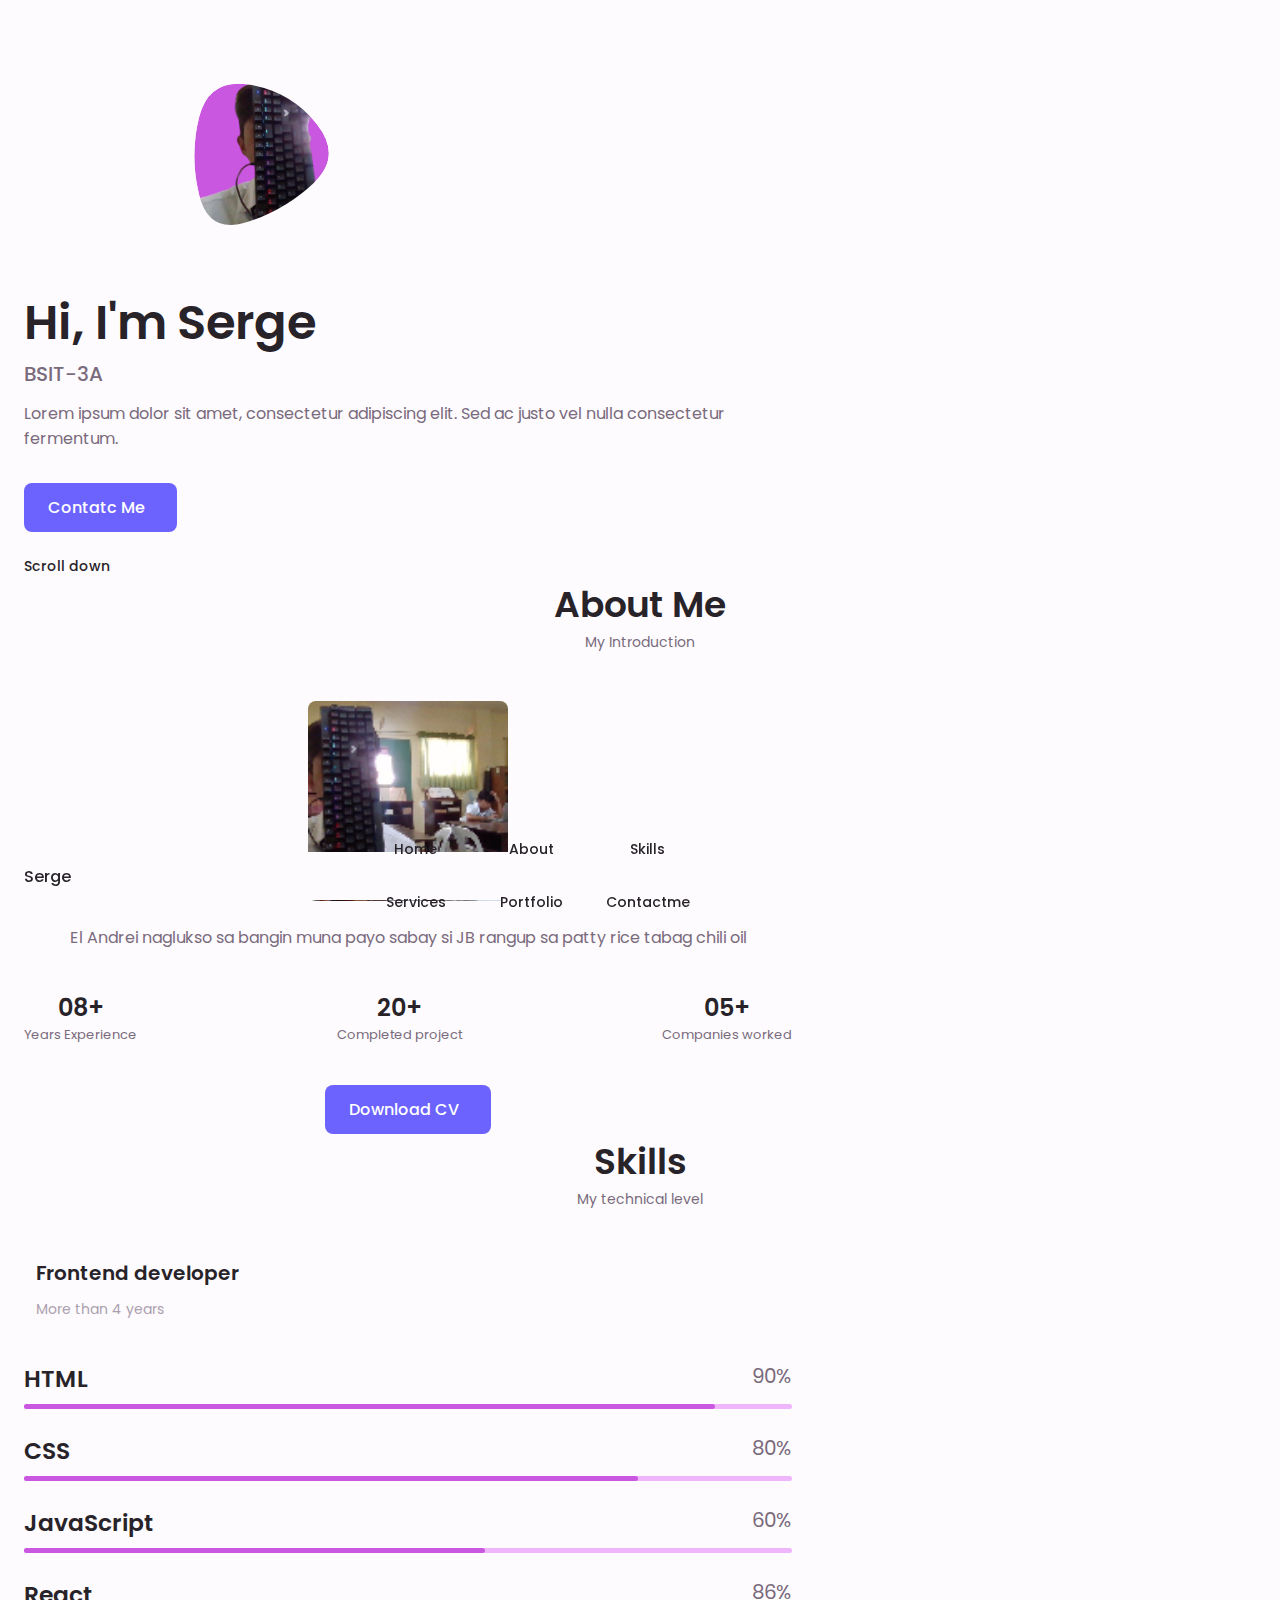
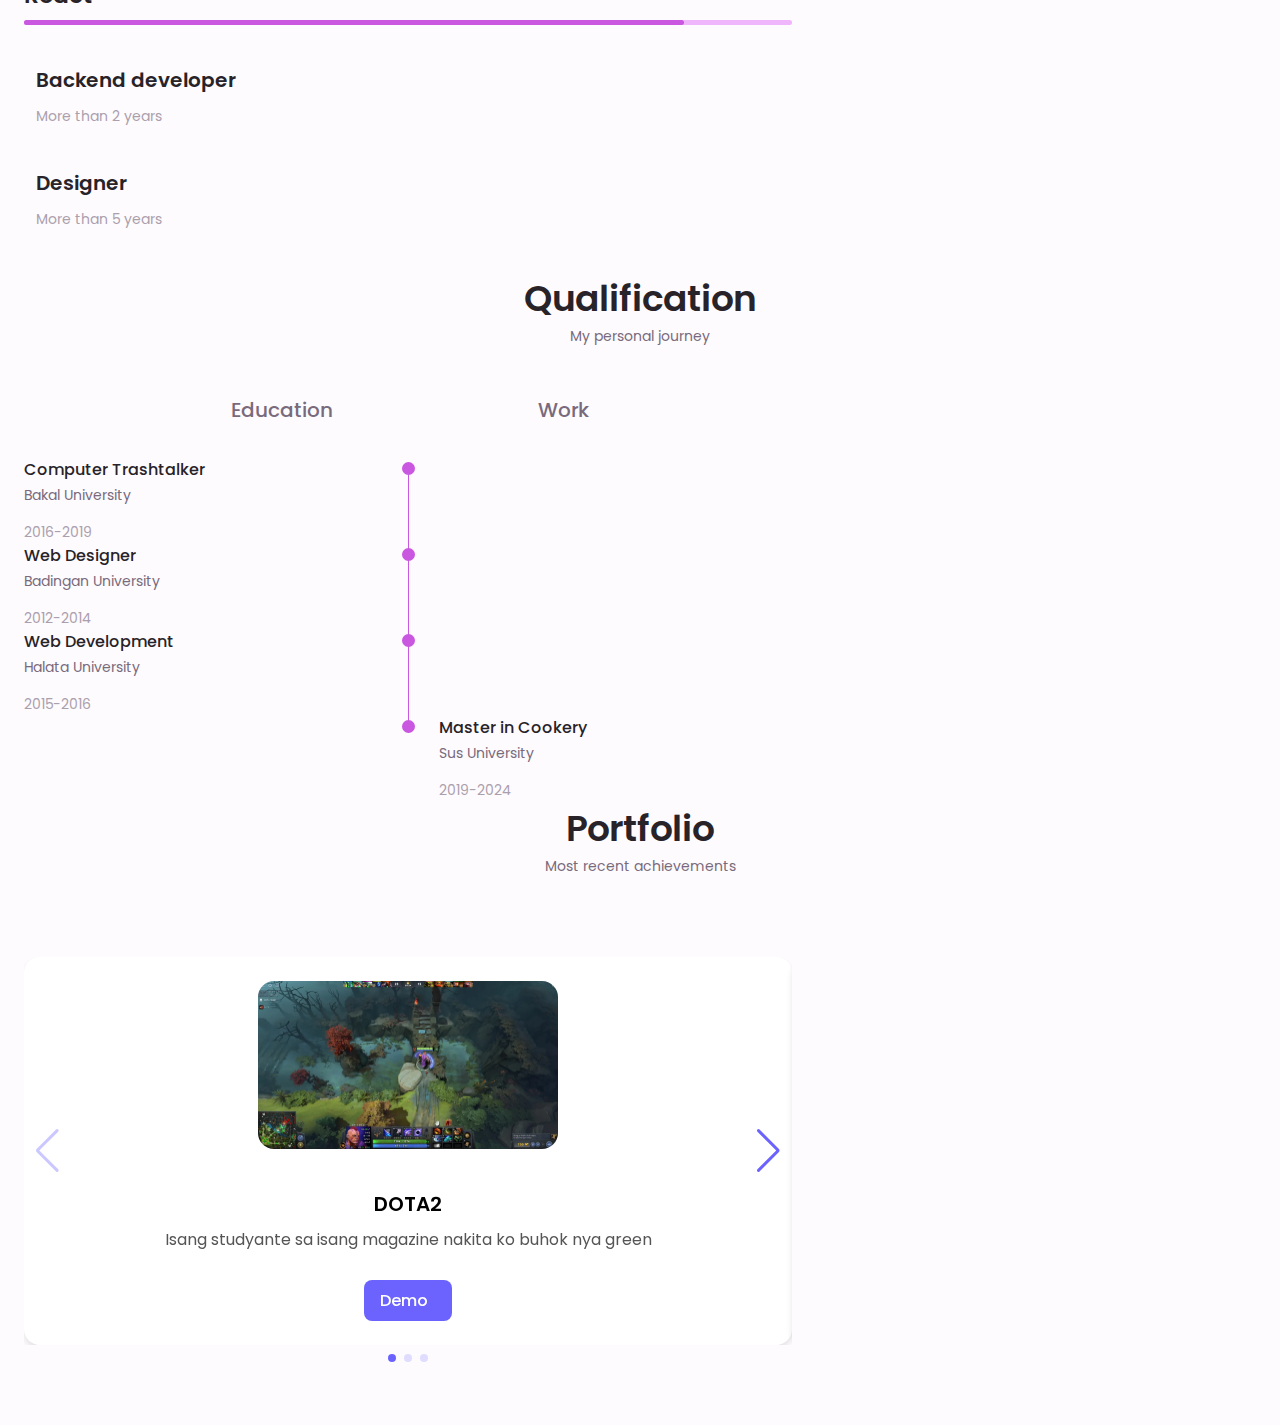
<file: RESPONSIVE_PORTFOLIO_AndricoSN/index.html>
<!DOCTYPE html>
<html lang="en">

<head>
    <meta charset="UTF-8">
    <meta name="viewport" content="width=device-width, initial-scale=1.0">
    <script src="https://cdn.jsdelivr.net/npm/@popperjs/core@2.11.8/dist/umd/popper.min.js" integrity="sha384-I7E8VVD/ismYTF4hNIPjVp/Zjvgyol6VFvRkX/vR+Vc4jQkC+hVqc2pM8ODewa9r" crossorigin="anonymous"></script>

    <!-- ----------------UNICONS------------------ -->
    <link rel="stylesheet" href="https://unicons.iconscout.com/release/v4.0.8/css/line.css">

    <!-- ----------------SWIPER CSS------------------ -->


    <link rel="stylesheet" href="assets/css/swiper-bundle.min.css">

    <!-- ----------------CSS------------------ -->

    <link rel="stylesheet" href="assets/css/styles.css">

    <title>Your Page Title</title>

 
</head>

<body>

    <!-- ----------------HEADER------------------ -->
    <header class="header" id="header">
        <nav class="nav container">
            <a href="#" class="nav__logo">Serge</a>

            <div class="nav__menu" id="nav-menu">
                <ul class="nav__list grid">
                    <li class="nav__item">
                        <a href="#home" class="nav__link">
                            <i class="uil uil-estate nav__icon"></i> Home
                        </a>
                    </li>
                    <li class="nav__item">
                        <a href="#about" class="nav__link">
                            <i class="uil uil-user nav__icon"></i> About
                        </a>
                    </li>
                    <li class="nav__item">
                        <a href="#skills" class="nav__link">
                            <i class="uil uil-file-alt nav__icon"></i> Skills
                        </a>
                    </li>
                    <li class="nav__item">
                        <a href="#services" class="nav__link">
                            <i class="uil uil-briefcase nav__icon"></i> Services
                        </a>
                    </li>
                    <li class="nav__item">
                        <a href="#portfolio" class="nav__link">
                            <i class="uil uil-scenery nav__icon"></i> Portfolio
                        </a>
                    </li>
                    <li class="nav__item">
                         <a href="#contact" class="nav__link">
                            <i class="uil uil-message nav__icon"></i> Contactme
                         </a>
                    </li>
                </ul>
                <i class="uil uil-times nav__close" id="nav-close"></i>
            </div>
            <div class="nav__btns">
                <div class="nav__toggle" id="nav-toggle">
                    <i class="uil uil-apps"></i>
                </div>
            </div>
        </nav>
    </header>

    <!-- ----------------MAIN------------------ -->

    <main class="main">

    </main>
    <!-- ----------------HOME------------------ -->
    <section class="home section" id="home">
        <div class="home__container container grid">
            <div class="home__content grid">
                <div class="home__social">
                    <a href="https://www.linkeden.com" target="_blank" class="home__social-icon">
                        <i class="uil uil-linkedin-alt"></i>
                    </a>
                    <a href="https://www.dribble.com" target="_blank" class="home__social-icon">
                        <i class="uil uil-dribbble"></i>
                    </a>
                    <a href="https://www.github.com" target="_blank" class="home__social-icon">
                        <i class="uil uil-github-alt"></i>
                    </a>
                </div>
                <!-- fill="#474bff" -->
                <div class="home__img">
                    <svg class="home__blob" id="10015.io" viewBox="0 0 480 480" 
                    xmlns="http://www.w3.org/2000/svg" 
                    xmlns:xlink="http://www.w3.org/1999/xlink" >

                    <mask id="mask0" mask-type="alpha">
                        <path  d="M383.5,304.5Q315,369,223.5,
                        398.5Q132,428,108.5,334Q85,240,108.5,146Q132,52,
                        230.5,69Q329,86,390.5,163Q452,240,383.5,304.5Z" />
                    </mask>
                    <g mask="url(#mask0)">
                        <path  d="M383.5,304.5Q315,369,223.5,
                        398.5Q132,428,108.5,334Q85,240,108.5,146Q132,52,
                        230.5,69Q329,86,390.5,163Q452,240,383.5,304.5Z" />
<!-- --------------------------------------------To adjust the profile Axis------------------------------ -->
                        <image class="home__blob-img" x='12' y='18' xlink:href="assets/img/try3.png"/>
<!-- -------------------------------------------------A------A------------------------ -->

                    </g>
                    </svg>
                </div>
                <div class="home__data">
                    <h1 class="home__title">Hi, I'm Serge</h1>
                    <h3 class="home__subtitle">BSIT-3A</h3>
                    <p class="home__description">Lorem ipsum dolor sit amet, consectetur 
                        adipiscing elit. Sed ac justo vel nulla consectetur fermentum.</p>
                    <a href="#contact" class="button button--flex">
                        Contatc Me <i class="uil uil-message button__icon"></i>
                    </a>
                </div>
            </div>
            <div class="home__scroll">
                <a href="#about" class="home__scroll-button button--flex">
                    <i class="uil uil-mouse-alt home__scroll-mouse"></i>
                    <span class="home__scroll-name">Scroll down</span>
                    <i class="uil uil-arrow-circle-down"></i>
                </a>
            </div>
        </div>
    </section>
    <!-- ----------------ABOUT------------------ -->
    <section class="about section" id="about">
        <h2 class="section__title">About Me</h2>
        <span class="section__subtitle">My Introduction</span>

        <div class="about__container container grid">
            <img src="assets/img/try2.png" alt="" class="about__img">
            <div class="about__data">
                <p class="about__description">El Andrei naglukso sa bangin muna payo
                    sabay si JB rangup sa patty rice tabag chili oil</p>

                <div class="about__info">
                    <div>
                        <span class="about__info-title">08+</span>
                        <span class="about__info-name"> Years </b>Experience</span>
                    </div>

                    <div>
                        <span class="about__info-title">20+</span>
                        <span class="about__info-name"> Completed </b>project</span>
                    </div> 

                    <div>
                        <span class="about__info-title">05+</span>
                        <span class="about__info-name"> Companies </b>worked</span>
                    </div> 
                </div>

                <div class="about__buttons">
                    <a download="" href="assets/img/try2.png" class="button button--flex">
                        Download CV<i class="uil uil-download-alt button__icon"></i>
                    </a>                    
                </div>
            </div>
        </div>
    </section>

    <!-- ----------------SKILLS------------------ -->
    <section class="skills section" id="skills">
        <h2 class="section__title">Skills</h2>
        <span class="section__subtitle">My technical level</span>

        <div class="skills__container container grid">
            <div>
    <!-- ----------------SKILLS_1------------------ -->
                 <div class="skills__content skills__open">
                    <div class="skills__header">
                        <i class="uil uil-brackets-curly skills__icon"></i>

                        <div>
                            <h1 class="skills__title">Frontend developer</h1>
                            <span class="skills__subtitle">More than 4 years</span>
                        </div>

                        <i class="uil uil-angle-down skills__arrow"></i>
                    </div>

                    <div class="skills__list grid">
                        <div class="skills__data">
                            <div class="skills__title">
                                <h3 class="skills name">HTML</h3>
                                <span class="skills__number">90%</span>
                            </div>
                            <div class="skills__bar">
                                <span class="skills__percentage skills__html"></span>
                            </div>
                        </div>
                        
                        <div class="skills__data">
                            <div class="skills__title">
                                <h3 class="skills name">CSS</h3>
                                <span class="skills__number">80%</span>
                            </div>
                            <div class="skills__bar">
                                <span class="skills__percentage skills__css"></span>
                            </div>
                        </div>
                        
                        <div class="skills__data">
                            <div class="skills__title">
                                <h3 class="skills name">JavaScript</h3>
                                <span class="skills__number">60%</span>
                            </div>
                            <div class="skills__bar">
                                <span class="skills__percentage skills__js"></span>
                            </div>
                        </div>
                        
                        <div class="skills__data">
                            <div class="skills__title">
                                <h3 class="skills name">React</h3>
                                <span class="skills__number">86%</span>
                            </div>
                            <div class="skills__bar">
                                <span class="skills__percentage skills__react"></span>
                            </div>
                        </div>
                    </div>

                    </div>   
                    
    <!-- ----------------SKILLS_2------------------ -->
                    <div class="skills__content skills__close">
                       <div class="skills__header">
                           <i class="uil uil-server-network skills__icon"></i>
   
                           <div>
                               <h1 class="skills__title">Backend developer</h1>
                               <span class="skills__subtitle">More than 2 years</span>
                           </div>
   
                           <i class="uil uil-angle-down skills__arrow"></i>
                       </div>
   
                       <div class="skills__list grid">
                           <div class="skills__data">
                               <div class="skills__title">
                                   <h3 class="skills name">PHP</h3>
                                   <span class="skills__number">30%</span>
                               </div>
                               <div class="skills__bar">
                                   <span class="skills__percentage skills__php"></span>
                               </div>
                           </div>
                           
                           <div class="skills__data">
                               <div class="skills__title">
                                   <h3 class="skills name">Node JS</h3>
                                   <span class="skills__number">45%</span>
                               </div>
                               <div class="skills__bar">
                                   <span class="skills__percentage skills__node"></span>
                               </div>
                           </div>
                           
                           <div class="skills__data">
                               <div class="skills__title">
                                   <h3 class="skills name">Firebase</h3>
                                   <span class="skills__number">75%</span>
                               </div>
                               <div class="skills__bar">
                                   <span class="skills__percentage skills__firebase"></span>
                               </div>
                           </div>
                           
                           <div class="skills__data">
                               <div class="skills__title">
                                   <h3 class="skills name">Phyton</h3>
                                   <span class="skills__number">50%</span>
                               </div>
                               <div class="skills__bar">
                                   <span class="skills__percentage skills__phyton"></span>
                               </div>
                           </div>
                       </div>
                       </div>

    <!-- ----------------SKILLS_3------------------ -->
                <div class="skills__content skills__close">
                    <div class="skills__header">
                        <i class="uil uil-swatchbook skills__icon"></i>

                        <div>
                            <h1 class="skills__title">Designer</h1>
                            <span class="skills__subtitle">More than 5 years</span>
                        </div>

                        <i class="uil uil-angle-down skills__arrow"></i>
                    </div>

                    <div class="skills__list grid">
                        <div class="skills__data">
                            <div class="skills__title">
                                <h3 class="skills name">Figma</h3>
                                <span class="skills__number">40%</span>
                            </div>
                            <div class="skills__bar">
                                <span class="skills__percentage skills__figma"></span>
                            </div>
                        </div>
                        
                        <div class="skills__data">
                            <div class="skills__title">
                                <h3 class="skills name">Sketch</h3>
                                <span class="skills__number">78%</span>
                            </div>
                            <div class="skills__bar">
                                <span class="skills__percentage skills__sketch"></span>
                            </div>
                        </div>
                        
                        <div class="skills__data">
                            <div class="skills__title">
                                <h3 class="skills name">Photoshop</h3>
                                <span class="skills__number">75%</span>
                            </div>
                            <div class="skills__bar">
                                <span class="skills__percentage skills__photoshop"></span>
                            </div>
                        </div>
                    
                        </div>
                    </div>
                </div>
            </div>
        </div>
    </section>

 <!-- ----------------QUALIFICATIONS------------------ -->

 <section class="qualification section">
    <h2 class="section__title">Qualification</h2>
    <span class="section__subtitle">My personal journey</span>
    <div class="qualification__container container">
        <div class="qualification__tabs">
            <div class="qualification__button button--flex qualification__active" data-target="#education">
                <i class="uil uil-graduation-cap qualification__icon"></i>
                Education
            </div>
            
            <div class="qualification__button button--flex" data-target="#work">
                <i class="uil uil-briefcase-alt qualification__icon"></i>
                Work
            </div>
        </div>

        <div class="qualification__sections">
      <!-- ----------------QUALIFICATIONS CONTENT 1------------------ -->
            <div class="qualification__content qualification__active" data-content id="education">
               <!-- ----------------QUALIFICATIONS  1------------------ -->
               <div class="qualification__data">
                <div>
                    <h3 class="qualification__title">Computer Trashtalker</h3>
                    <span class="qualification__subtitle">Bakal University</span>
                    <div class="qualification__calendar">
                        <i class="uil uil-calendar-alt"></i>
                        2016-2019
                    </div>
               </div>

               <div>
                <span class="qualification__rounder"></span>
                <span class="qualification__line"></span>
               </div>
            </div>
      <!-- ----------------QUALIFICATIONS  2------------------ -->
               <div class="qualification__data">
                <div>
                    <h3 class="qualification__title">Web Designer</h3>
                    <span class="qualification__subtitle">Badingan University</span>
                    <div class="qualification__calendar">
                        <i class="uil uil-calendar-alt"></i>
                        2012-2014
                    </div>
               </div>

               <div>
                <span class="qualification__rounder"></span>
                <span class="qualification__line"></span>
               </div>
            </div>
      <!-- ----------------QUALIFICATIONS  3------------------ -->
               <div class="qualification__data">
                <div>
                    <h3 class="qualification__title">Web Development</h3>
                    <span class="qualification__subtitle">Halata University</span>
                    <div class="qualification__calendar">
                        <i class="uil uil-calendar-alt"></i>
                        2015-2016
                    </div>
               </div>

               <div>
                <span class="qualification__rounder"></span>
                <span class="qualification__line"></span>
               </div>
            </div>

      <!-- ----------------QUALIFICATIONS  4------------------ -->
               <div class="qualification__data">
                <div></div>

                <div>
                    <span class="qualification__rounder"></span>
                    <!-- <span class="qualification__line"></span> -->
                </div>

                <div>
                    <h3 class="qualification__title">Master in Cookery</h3>
                    <span class="qualification__subtitle">Sus University</span>
                    <div class="qualification__calendar">
                        <i class="uil uil-calendar-alt"></i>
                        2019-2024
                    </div>
               </div>


            </div>
        </div>
                  <!-- ----------------QUALIFICATIONS CONTENT 2------------------ -->
                  <div class="qualification__content" data-content id="work">
                    <!-- ----------------QUALIFICATIONS  1------------------ -->
                    <div class="qualification__data">
                     <div>
                         <h3 class="qualification__title">Eating contest</h3>
                         <span class="qualification__subtitle">Truepa University</span>
                         <div class="qualification__calendar">
                             <i class="uil uil-calendar-alt"></i>
                             2021-2024
                         </div>
                    </div>
 
                    <div>
                     <span class="qualification__rounder"></span>
                     <span class="qualification__line"></span>
                    </div>
                 </div>
           <!-- ----------------QUALIFICATIONS  2------------------ -->
                    <div class="qualification__data">
                     <div>
                        
                         <h3 class="qualification__title">Extra Rice</h3>
                         <span class="qualification__subtitle">Salvo University</span>
                         <div class="qualification__calendar">
                             <i class="uil uil-calendar-alt"></i>
                             2021-2024
                         </div>
                    </div>
 
                    <div>
                     <span class="qualification__rounder"></span>
                     <span class="qualification__line"></span>
                    </div>
                 </div>
           <!-- ----------------QUALIFICATIONS  3------------------ -->
                    <div class="qualification__data">
                     <div>
                         <h3 class="qualification__title">Unli sabaw</h3>
                         <span class="qualification__subtitle">T2Dicks University</span>
                         <div class="qualification__calendar">
                             <i class="uil uil-calendar-alt"></i>
                             2021-2024
                         </div>
                    </div>
 
                    <div>
                     <span class="qualification__rounder"></span>
                     <!-- <span class="qualification__line"></span> -->
                    </div>
                 </div>

             </div>
    </div>
</section>

<!-- ----------------PORTFOLIO------------------ -->
<section class="portfolio section" id="portfolio">
    <h2 class="section__title">Portfolio</h2>
    <span class="section__subtitle">Most recent achievements</span>

    <div class="portfolio__container container swiper-container">
        <div class="swiper-wrapper">
            <!-- ----------------PORTFOLIO 1------------------ -->
            <div class="portfolio__content grid swiper-slide">
                <img src="assets/img/DOTA2.webp" alt="" class="portfolio__img">
                <div class="portfolio__data">
                    <h3 class="portfolio__title">DOTA2</h3>
                    <p class="portfolio__description">Isang studyante sa isang magazine nakita ko buhok nya green</p>
                    <a href="#" class="button button--flex button--small portfolio__button">
                        Demo
                        <i class="uil uil-arrow-right button__icon"></i>
                    </a>
                </div>
            </div>
            <!-- ----------------PORTFOLIO 2------------------ -->
            <div class="portfolio__content grid swiper-slide">
                <img src="assets/img/Valorant.webp" alt="" class="portfolio__img">
                <div class="portfolio__data">
                    <h3 class="portfolio__title">VALORANT</h3>
                    <p class="portfolio__description">Isang studyante sa isang magazine nakita ko buhok nya green</p>
                    <a href="#" class="button button--flex button--small portfolio__button">
                        Demo
                        <i class="uil uil-arrow-right button__icon"></i>
                    </a>
                </div>
            </div>
            <!-- ----------------PORTFOLIO 3------------------ -->
            <div class="portfolio__content grid swiper-slide">
                <img src="assets/img/Bloodstrike.webp" alt="" class="portfolio__img">
                <div class="portfolio__data">
                    <h3 class="portfolio__title">BLOODSTRIKE</h3>
                    <p class="portfolio__description">Isang studyante sa isang magazine nakita ko buhok nya green</p>
                    <a href="#" class="button button--flex button--small portfolio__button">
                        Demo
                        <i class="uil uil-arrow-right button__icon"></i>
                    </a>
                </div>
            </div>
        </div>
        <!-- Add Pagination -->
        <div class="swiper-pagination"></div>
        <!-- Add Arrows -->
        <div class="swiper-button-next"></div>
        <div class="swiper-button-prev"></div>
    </div>
</section>


    <!-- ----------------FOOTER------------------ -->

    <!-- ----------------SCROLL TOP------------------ -->

    <!-- ----------------SWIPER JS------------------ -->
    <script src="assets/js/swiper-bundle.min.js"></script>

    <!-- ----------------MAIN JS------------------ -->


    <script src="assets/js/main.js"></script>
    <script src="https://cdn.jsdelivr.net/npm/bootstrap@5.3.2/dist/js/bootstrap.min.js" integrity="sha384-BBtl+eGJRgqQAUMxJ7pMwbEyER4l1g+O15P+16Ep7Q9Q+zqX6gSbd85u4mG4QzX+" crossorigin="anonymous"></script>

</body>

</html>
</file>
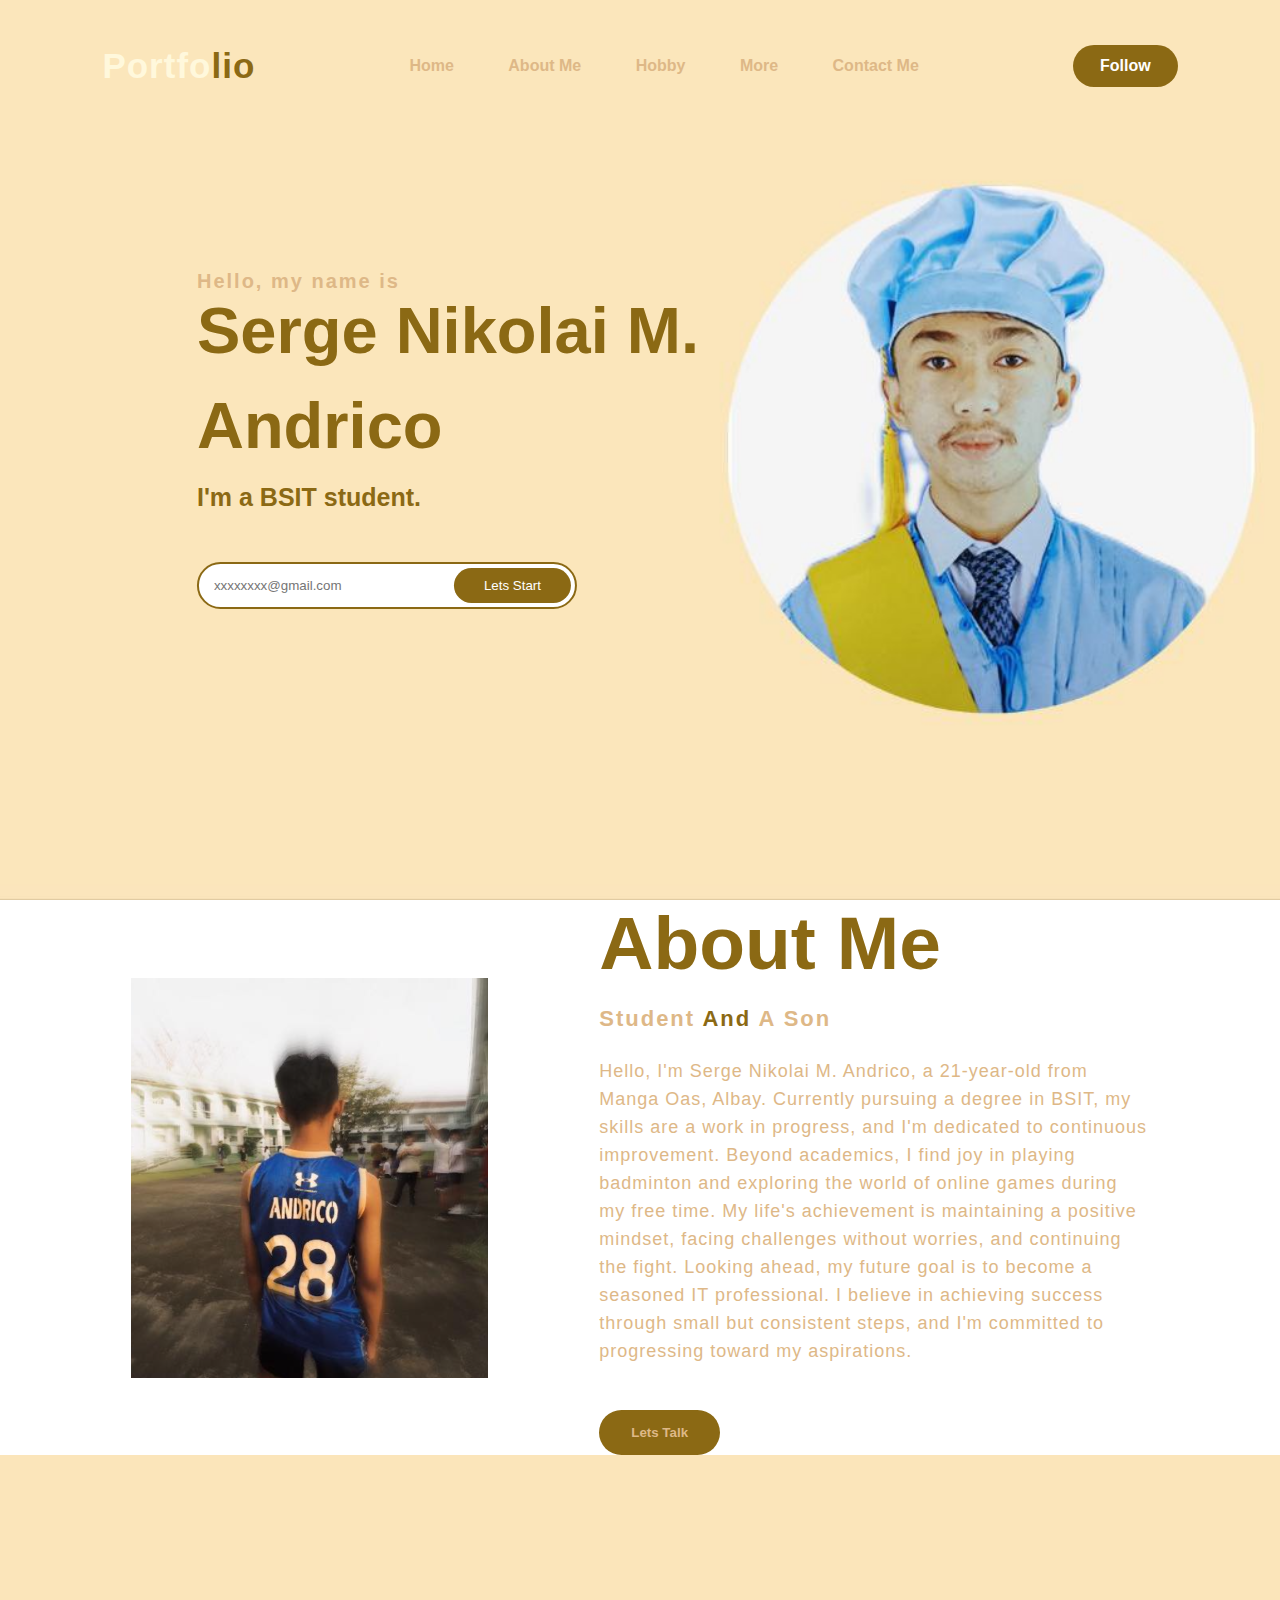
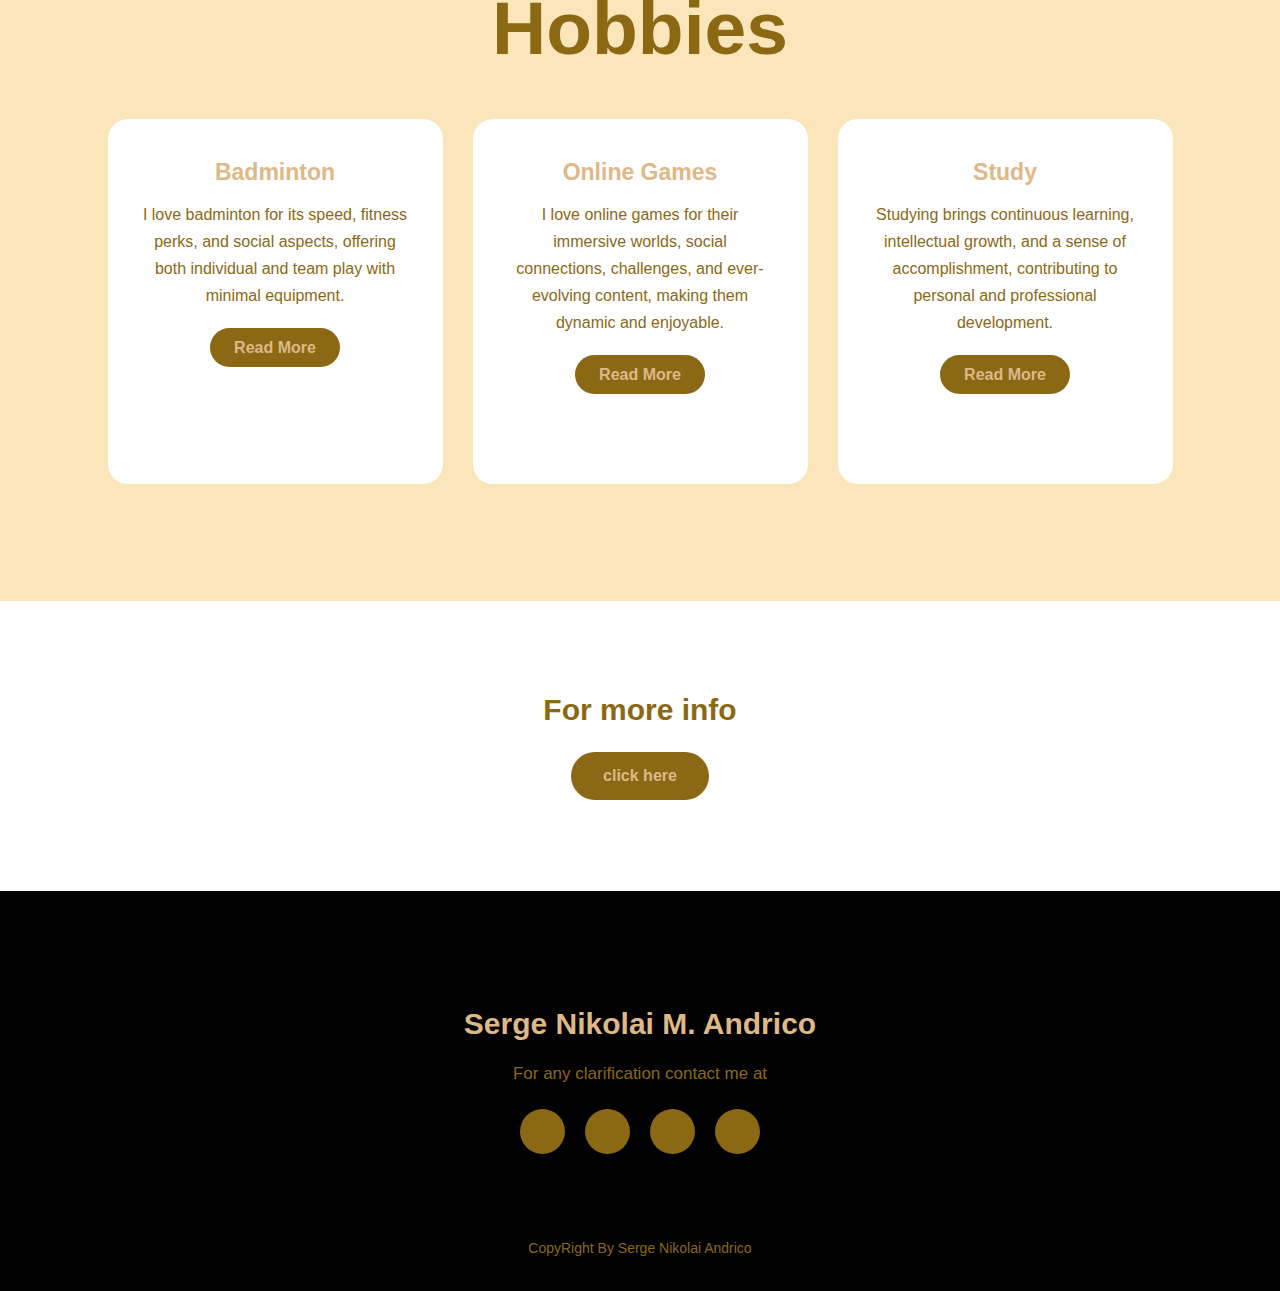
<file: Portfolio-Andrico_SN/RESUME/index.html>
<!DOCTYPE html>
<html>
    <head>
        <meta charset="UTF-8" />
        <title>Portfolio Website</title>
        <link rel="stylesheet" type="text/css" href="style.css">

        <link rel="preconnect" href="https://fonts.gstatic.com">
        <link rel="stylesheet" href="https://cdnjs.cloudflare.com/ajax/libs/font-awesome/6.5.1/css/all.min.css" 
        integrity="sha512-DTOQO9RWCH3ppGqcWaEA1BIZOC6xxalwEsw9c2QQeAIftl+Vegovlnee1c9QX4TctnWMn13TZye+giMm8e2LwA" 
        crossorigin="anonymous" referrerpolicy="no-referrer" />




    </head>
    <body>
        <div class="hero">
            <nav>
                <h2 class="logo">Portfo<span>lio</span></h2>
            <ul>
                <li><a href="#">Home</a></li>
                <li><a href="#">About Me</a></li>
                <li><a href="#">Hobby</a></li>
                <li><a href="#">More</a></li>
                <li><a href="#">Contact Me</a></li>

                
            </ul>
            <a href="#" class="btn">Follow</a>
            </nav>

        <div class="content">
            <h4>Hello, my name is</h4>
            <h1>Serge Nikolai M. </h1>
            <h1>Andrico</h1>
            <h3>I'm a BSIT student.</h3>
            <div class="newslatter">
                <form>
                    <input type="email" name="email" id="mail" placeholder="xxxxxxxx@gmail.com">
                    <input type="submit" name="submit" value="Lets Start">
                </form>

            </div>
        </div>

        </div>
        <section class="main">
            <img src="img/Andrico2.png">
            <div class="about-text">
                <h2>About Me</h2>
                <h5>Student <span>and </span>a Son</h5>
                <p>

                    Hello, I'm Serge Nikolai M. Andrico, a 21-year-old from Manga Oas, Albay. 
                    Currently pursuing a degree in BSIT, my skills are a work in progress, and 
                    I'm dedicated to continuous improvement. Beyond academics, I find joy in 
                    playing badminton and exploring the world of online games during my free time. 
                    My life's achievement is maintaining a positive mindset, facing challenges 
                    without worries, and continuing the fight. Looking ahead, my future goal is to 
                    become a seasoned IT professional. I believe in achieving success through small
                    but consistent steps, and I'm committed to progressing toward my aspirations.
                </p>
                <button type="button">Lets Talk</button>
            </div>

        </section>
        <div class="service">
            <div class="title">
                <h2>Hobbies</h2>
            </div>
            <div class="box">
            <div class="card">
                <i class="fa-solid fa-medal"></i>
                <h5>Badminton</h5>
                <div class="pra">
                    <p>
                        I love badminton for its speed, fitness perks, and social aspects,
                         offering both individual and team play with minimal equipment.
                    </p>
                    
                    <p style="text-align: center;">
                    <a class="button" href="#">Read More</a>
                    </p>
                </div>
            </div>
            <div class="card">
                <i class="fa-solid fa-gamepad"></i>
                <h5>Online Games</h5>
                <div class="pra">
                    <p>

                        I love online games for their immersive worlds, social connections, 
                        challenges, and ever-evolving content, making them dynamic and enjoyable.
                    </p>
                    
                    <p style="text-align: center;">
                    <a class="button" href="#">Read More</a>
                    </p>
                </div>
            </div>
            <div class="card">
                <i class="fa-solid fa-book-open"></i>
                <h5>Study</h5>
                <div class="pra">
                    <p>

                        Studying brings continuous learning, intellectual growth, and a sense of 
                        accomplishment, contributing to personal and professional development.</p>
                    
                    <p style="text-align: center;">
                    <a class="button" href="#">Read More</a>
                    </p>
                </div>
            </div>
            </div>
        </div>

        <div class="contact-me">
            <p>For more info</p>
            <a class="button-two" href="#">click here</a>
            

        </div>
        <footer>
            <p>Serge Nikolai M. Andrico</p>
            <p>For any clarification contact me at</p>
            <div class="social">
                <a href="#"><i class="fa-regular fa-envelope"></i></a>
                <a href="#"><i class="fa-brands fa-square-facebook"></i></a>
                <a href="#"><i class="fa-brands fa-discord"></i></a>
                <a href="#"><i class="fa-brands fa-x-twitter"></i></a>
            </div>
            <p class="end">CopyRight By Serge Nikolai Andrico</p>
        </footer>
    </body>
</html>
</file>
<file: RESPONSIVE_PORTFOLIO_AndricoSN/assets/css/styles.css>
/* ---------------GOOGLE FONTS---------------- */
@import url('https://fonts.googleapis.com/css2?family=Poppins:wght@400;500;600&display=swap');


/* ---------------VARIABLE CSS---------------- */
:root {
    --header-height: 3rem;


/* --------------- COLORS---------------- */
/* Purple 250 - Green 142 - Blue 230 - Pink 340 */
    --hue-color: 290;
               /* Red- 0 to 20, 340 to 360
               Orange- 20 to 50
               Yellow- 50 to 80
                Green- 80 to 170
Cyan (Turquoise/Teal)- 170 to 200
                 Blue- 200 to 260
Magenta (Purple/Pink)- 260 to 320*/

/* --------------- HSL color mode---------------- */
    --first-color: hsl(var(--hue-color), 69%,61%);
    --first-color-second: hsl(var(--hue-color), 69%,61%);
    --first-color-alt: hsl(var(--hue-color), 57%,53%);
    --first-color-lighter: hsl(var(--hue-color), 92%,85%);
    --title-color:hsl(var(--hue-color), 8%,15%);
    --text-color:hsl(var(--hue-color), 8%,45%);
    --text-color-light:hsl(var(--hue-color), 8%,65%);
    --input-color:hsl(var(--hue-color), 70%,96%);
    --body-color:hsl(var(--hue-color), 60%,99%);
    --container-color: #FFF;


/* --------------- Font and typography---------------- */

    --body-font: 'Poppins', sans-serif;

    --big-font-size: 2rem;
    --h1-font-size: 1.5rem;
    --h2-font-size: 1.25rem;
    --h3-font-size: 1.125rem;
    --normal-font-size: .938rem;
    --small-font-size: .813rem;
    --smaller-font-size: .75rem;

/* --------------- Font Weight---------------- */

    --font-medium: 500;
    --font-semi-bold: 600;

/* --------------- Margenes Bottom ---------------- */
    --mb-0-25: .25rem;
    --mb-0-5: .5rem;
    --mb-0-75: .75rem;
    --mb-1: 1rem;
    --mb-1-5: 1.5rem;
    --mb-2: 2rem;
    --mb-2-5: 2.5rem;
    --mb-3: 3rem;

/* --------------- z index ---------------- */
    --z-tooltip: 10;
    --z-fixed: 100;
    --z-modal: 100;

}

/* --------------- Font size for Large devices ---------------- */
 @media screen and (min-width: 968px) {
    
    :root {

        --big-font-size: 3rem;
        --h1-font-size: 2.25rem;
        --h2-font-size: 1.5rem;
        --h3-font-size: 1.25rem;
        --normal-font-size: 1rem;
        --small-font-size: .875rem;
        --smaller-font-size: .813rem;



    }
 
 }

 /* --------------Variable Dark Theme------------- */


/* --------------Button Dark/Light------------- */


/* --------------BASE------------- */
/* :root{
    --header-height:3rem;
} */
/* --------------BASE------------- */


*{
    box-sizing: border-box;
    padding: 0;
    margin: 0;
}

html{
    scroll-behavior: smooth;   
}

body{
    margin: 0 0 var(--header-height)0;
    font-family: var(--body-font);
    font-size: var(--normal-font-size);
    background-color: var(--body-color);
    color: var(--text-color);
}

h1,h2,h3,h4{
    color:var(--title-color);
    font-weight: var(--font-semi-bold);
}

ul{
    list-style: none;
}

a{
    text-decoration: none;
}

img{
    max-width: 100%;
    height: auto;
}

/* --------------REAUSABLE CSS CLASSES--------------- */

.section{
    padding: 2 rem 0 4rem;
}

.section__title{
    font-size: var(--h1-font-size);
}

.section__subtitle{
    display: block;
    font-size: var(--small-font-size);
    margin-bottom: var(--mb-3);
}

.section__title,
.section__subtitle{
    text-align: center;
}

/* --------------REAUSABLE CSS CLASSES--------------- */

/* ----------------------LAYOUT-------------------- */
.container{
    max-width: 768px;
    margin-left: var(--mb-1-5);
    margin-right: var(--mb-1-5);
}

.grid{
    display: grid;
    gap: 1.5rem;
}

.header{
    width: 100%;
    position: fixed;
    bottom: 0;
    left: 0;
    right: 0;
    z-index: var(--z-fixed);
    background-color: var(--body-color);
}

/* --------------NAV--------------- */

.nav{
    max-width: 968px;
    height: var(--header-height);
    display: flex;
    justify-content: space-between;
    align-items: center;
}

.nav__logo,
.nav__toggle{
    color: var(--title-color);
    font-weight: var(--font-medium);
}

.nav__logo:hover{
    color: var(--first-color);
}

.nav__toggle{
    font-size: 1.1rem;
    cursor: pointer;
}

.nav__toggle:hover{
    color: var(--first-color);
}

@media screen and (max-width: 767px) {
    .nav__menu{
        /* display: none; */
        position: fixed;
        bottom: -100%;
        left: 0;
        width: 100%;
        background-color: var(--body-color);
        padding: 2rem 1.5rem 4rem;
        box-shadow: 0 -1px 4px rgb(0, 0, 0, 0.15);
        border-radius: 1.5rem 1.5rem 0 0;
        transition: .3s;
        /* z-index: var(--z-fixed); */
    }
}

.nav__list{
    grid-template-columns: repeat(3, 1fr);
    gap: 2rem;
}

.nav__link{
    display: flex;
    flex-direction: column;
    align-items: center;
    font-size: var(--small-font-size);
    color: var(--title-color);
    font-weight: var(--font-medium);
}

.nav__link:hover{
    color: var(--first-color);
}

.nav__icon{
    font-size: 1.2rem;
}

.nav__close{
    position: absolute;
    right: 1.3rem;
    bottom: .5rem;
    font-size: 1.5rem;
    cursor: pointer;
    color: var(--first-color);
}

.nav__close:hover{
    color: var(--first-color-alt);
}

/* show menu */
.show-menu{
    bottom: 0;
}

/* -----------HOME------------- */
.home__container{
    gap: 1rem;
}

.home__content{
    grid-template-columns: .5fr 3fr;
    padding-top: 3.5rem;
    align-items: center;
}

.home__social{
    display: grid;
    grid-template-columns: max-content;
    row-gap: 1rem;
}

.home__social-icon{
    font-size: 1.25rem;
    color: var(--first-color);
}

.home__social-icon:hover{
    color: var(--first-color-alt);
}

.home__blob{
    width: 200px;
    fill: var(--first-color);
}

/* ================================================================ */
/* adjust later for the image on the profile with the blob */
/* .home__blob-img{
    width: 170px;
} */ 

.home__data{
    grid-column: 1/3;
}

.home__title{
    font-size: var(--big-font-size);
}

.home__subtitle{
    font-size: var(--h3-font-size);
    color: var(--text-color);
    font-weight: var(--font-medium);
    margin-bottom: var(--mb-0-75);
}

.home__description{
    margin-bottom: var(--mb-2);
}

.home__scroll{
    /* display: none; */
}

.home__scroll-button{
    color: var(--first-color);
    transition: .3s;
}

.home__scroll-button:hover{
    transform: translateY(.25rem);
}

.home__scroll-mouse{
    font-size: 2rem;
}

.home__scroll-name{
    font-size: var(--small-font-size);
    color: var(--title-color);
    font-weight: var(--font-medium);
    margin-right: var(--mb-0-25);
}

.home__scroll-arrow{
    font-size: 1.25rem;
}


/*---------------BUTTONS-------------------- */
.button{
    display: inline-block;
    background-color: var(--first-color);
    color: #FFF;
    padding: 1rem;
    border-radius: .5rem;
    font-weight: var(--font-medium);
}

.button:hover{
    background-color: var(--first-color-alt);
}

.button__icon{
    font-size: 1.25rem;
    margin-left: var(--mb-0-5);
    transition: .3s;
}

.button--flex{
    display: inline-flex;
    align-items: center;
}

/* -----------------ABOUT---------------- */
.about__img{
    width: 200px;
    border-radius: .5rem;
    justify-self: center;
    align-self: center;
}

.about__description{
    text-align: center;
    margin-bottom: var(--mb-2-5);
}

.about__info{
    display: flex;
    justify-content: space-between;
    margin-bottom: var(--mb-2-5);
}

.about__info-title{
    font-size:var(--h2-font-size);
    font-weight: var(--font-semi-bold);
    color: var(--title-color);
}

.about__info-name{
    font-size: var(--smaller-font-size);
}

.about__info-title,
.about__info-name{
    display: block;
    text-align: center;
}

.about__buttons{
    display: flex;
    justify-content: center;
}

/* -----------------SKILLS---------------- */
.skills__container{
    row-gap: 0;
}

.skills__header{
    display: flex;
    align-items: center;
    margin-bottom: var(--mb-2-5);
    cursor: pointer;
}

.skills__icon,
.skills__arrow{
    font-size: 2rem;
    color: var(--first-color);
}

.skills__icon{
    margin-right: var(--mb-0-75);
}

.skills__title{
    font-size: var(--h3-font-size);
}

.skills__subtitle{
    font-size: var(--small-font-size);
    color: var(--text-color-light);
}

.skills__arrow{
    margin-left: auto;
    transition: .4s;
}

.skills__list{
    row-gap: 1.5rem;
    transition: 2.7rem;
}

.skills__title{
    display: flex;
    justify-content: space-between;
    margin-bottom: var(--mb-0-5);
}

.skills__name{
    font-size: var(--normal-font-size);
    font-weight: var(--font-medium);
}

.skills__bar,
.skills__percentage{
    height: 5px;
    border-radius: .25rem;
}

.skills__bar{
    background-color: var(--first-color-lighter);
}

.skills__percentage{
    display: block;
    background-color: var(--first-color);
}

.skills__html{
    width: 90%;
}
.skills__css{
    width: 80%;
}
.skills__js{
    width: 60%;
}
.skills__react{
    width: 86%;
}


.skills__php{
    width: 30%;
}
.skills__node{
    width: 45%;
}
.skills__firebase{
    width: 75%;
}
.skills__phyton{
    width: 50%;
}


.skills__figma{
    width: 40%;
}
.skills__sketch{
    width: 78%;
}
.skills__photoshop{
    width: 75%;
}

.skills__close .skills__list{
    height: 0;
    overflow: hidden;
}

.skills__open .skills__list{
    height: max-content;
    margin-bottom: var(--mb-2-5);
}

.skills__open .skills__arrow{
    transform: rotate(-180deg);
}

/* -----------------QUALIFICATIONS---------------- */
.qualification__tabs{
    display: flex;
    justify-content: space-evenly;
    margin-bottom: var(--mb-2);
}

.qualification__button{
    font-size: var(--h3-font-size);
    font-weight: var(--font-medium);
    cursor: pointer;
}

.qualification__button:hover{
    color: var(--first-color); 
}

.qualification__icon{
    font-size: 1.8rem;
    margin-right: var(--mb-0-25);
}

.qualification__data{
    display: grid;
    grid-template-columns: 1fr max-content 1fr;
    column-gap: 1.5rem;
}

.qualification__title{
    font-size: var(--normal-font-size);
    font-weight: var(--font-medium);
}

.qualification__subtitle{
    display: inline-block;
    font-size: var(--small-font-size);
    margin-bottom: var(--mb-1);
}

.qualification__calendar{
    font-size: var(--small-font-size);
    color: var(--text-color-light);
}

.qualification__rounder {
    display: inline-block;
    width: 13px;
    height: 13px;
    border: 2px solid var(--first-color); /* Add border style */
    border-radius: 50%;
    background-color: var(--first-color); /* Optional: Add background color */
}

.qualification__line {
    display: block;
    width: 1px;
    background-color: var(--first-color);
    height: 100%;
    /* margin: auto; */
    transform: translate(6px, -7px);
}

.qualification [data-content]{
    display: none;
}

.qualification__active[data-content]{
    display: block;
}

.qualification__button.qualification_-active{
    color: var(--first-color);
}

/* -----------------PORTFOLIO---------------- */
.portfolio__container {
    position: relative; /* Ensure correct positioning */
    overflow: hidden; /* Hide overflow for clean slider */
    padding: 2rem 0; /* Padding around the container */
}

.portfolio__content {
    padding: 1.5rem;
    display: flex;
    flex-direction: column;
    align-items: center;
    text-align: center;
    background: #fff;
    border-radius: 1rem;
    box-shadow: 0 4px 6px rgba(0, 0, 0, 0.1);
    margin: 0 auto; /* Center the slides */
}

.portfolio__img {
    width: 100%;
    max-width: 300px;
    border-radius: 1rem;
    margin-bottom: 1rem;
}

.portfolio__title {
    font-size: var(--h3-font-size);
    margin-bottom: var(--mb-0-5);
    color: #000;
}

.portfolio__description {
    margin-bottom: var(--mb-0-75);
    color: #555;
}

.portfolio__button {
    margin-top: 1rem;
    text-decoration: none;
}

.portfolio__button:hover .button__icon {
    transform: translateX(.25rem);
    transition: transform 0.3s ease;
}

.button {
    display: inline-flex;
    align-items: center;
    padding: 0.75rem 1.5rem;
    background-color: #6c63ff;
    color: #fff;
    border: none;
    border-radius: 0.5rem;
    cursor: pointer;
}

.button--small {
    padding: 0.5rem 1rem;
}

.button__icon {
    margin-left: 0.5rem;
}

/* Swiper navigation buttons */
.swiper-button-next, .swiper-button-prev {
    color: #6c63ff;
}

/* Swiper pagination */
.swiper-pagination-bullet {
    background-color: #6c63ff;
}
</file>
<file: Portfolio-Andrico_SN/RESUME/style.css>
*{
    padding: 0;
    margin: 0;
    font-family: 'Franklin Gothic Medium', 'Arial Narrow', Arial, sans-serif;
    box-sizing: border-box;
}
.hero{
    height: 100vh;
    width: 100%;
    background-image: url(img/frontpage.jpg);
    /* background-color: #fbe5ba; */
    background-size: cover;
    background-position: center;
}
nav{
    display: flex;
    align-items: center;
    justify-content: space-between;
    padding-top: 45px;
    padding-left: 8%;
    padding-right: 8%;
}

.logo{
    color: #fff8dc;
    font-size: 35px;
    letter-spacing: 1px;
    cursor: pointer;
}
span{
    color: #8b6914;
}

nav ul li{
    list-style-type: none;
    display: inline-block;
    padding: 10px 25px;
}
nav ul li a{
    color: #deb887;
    text-decoration: none;
    font-weight: bold;
    text-transform: capitalize;
}
nav ul li a:hover{
    color: #deb887;
    transition: .4s;
}
.btn{
    background-color: #8b6914;
    color: white;
    text-decoration: none;
    border: 2px solid transparent;
    font-weight: bold;
    padding: 10px 25px;
    border-radius: 30px;
    transition: transform .4s; 
}
.btn:hover{
    transform: scale(1.2);
}

.content{
    position: absolute;
    top: 30%;
    left: 35%;
    transform: translate(-50%);
}
h1{
    color: #8b6914;
    margin: 0px 0px 20px;
    font-size: 65px;
}
h3{
    color: #8b6914;
    margin-bottom: 50px;
    font-size: 25px;
}
h4{
    color: #deb887;
    letter-spacing: 2px;
    font-size: 20px;
}

.newslatter form{
    width: 380px;
    max-width: 100%;
    position: relative;
}
.newslatter form input:first-child{
    display: inline-block;
    width: 100%;
    padding: 14px 130px 14px 15px;
    border: 2px solid #8b6914;
    outline: none;
    border-radius: 30px;
}

.newslatter form input:last-child{
    position: absolute;
    display: inline-block;
    outline: none;
    border: none;
    padding: 10px 30px;
    border-radius: 30px;
    background-color: #8b6914;
    color: white;
    top: 6px;
    right: 6px;
}

.about{
    width: 100%;
    padding: 100px 0px;
    background-color: white;
}
.about img{
    height: auto;
    width: 100px;
}
.about-text{
    width: 550px;
}
.main{
    width: 1130px;
    max-width: 95%;
    margin: auto;
    display: flex;
    align-items: center;
    justify-content: space-around;
}
.about-text h2{
    color: #8b6914;
    font-size: 75px;
    text-transform: capitalize;
    margin-bottom: 20px;
}
.about-text h5{
    color: #deb887;
    letter-spacing: 2px;
    font-size: 22px;
    margin-bottom: 25px;
    text-transform: capitalize;
}
.about-text p{
    color: #deb887;
    letter-spacing: 1px;
    line-height: 28px;
    font-size: 18px;
    margin-bottom: 45px;
}

button{
    background-color: #8b6914;
    color: #deb887;
    text-decoration: none;
    border: 2px solid transparent;
    font-weight: bold;
    padding: 13px 30px;
    border-radius: 30px;
    transition: .4s;
}
button:hover{
    background-color: transparent;
    border: 2px solid;
    cursor: pointer;
}

.service{
    background: #fbe5ba;
    width: 100%;
    padding: 100px 0px;
}
.title h2{
    color: #8b6914;
    font-size: 75px;
    width: 1130px;
    margin: 30px auto;
    text-align: center;
}
.box{
    display: flex;
    justify-content: center;
    align-items: center;
    min-height: 400px;
}
.card{
    height: 365px;
    width: 335px;
    padding: 20px 35px;
    background: white;
    border-radius: 20px;
    margin: 15px;
    position: relative;
    overflow: hidden;
    text-align: center;
}
.card i{
    font-size: 50px;
    display: block;
    text-align: center;
    margin: 20px 0px;
    color: #8b6914;
}
h5{
    color:#deb887;
    font-size: 23px;
    margin-bottom: 15px;
}
.pra p{
    color: #8b6914;
    font-size: 16px;
    line-height: 27px;
    margin-bottom: 25px;
}
.card .button{
    background-color: #8b6914;
    color: #deb887;
    text-decoration: none;
    border: 2px solid transparent;
    font-weight: bold;
    padding: 9px 22px;
    border-radius: 30px;
    transition: .4s;
}
.card .button:hover{
    background-color: transparent;
    border: 2px solid;
    cursor: pointer;
}
.contact-me{
    width: 100%;
    height: 290px;
    /* background: white; */
    display: flex;
    align-items: center;
    flex-direction: column;
    justify-content: center;
}
.contact-me p{
    color: #8b6914;
    font-size: 30px;
    font-weight: bold;
    margin-bottom: 25px;
}

.contact-me .button-two{
    background-color: #8b6914;
    color: #deb887;
    text-decoration: none;
    border: 2px solid transparent;
    font-weight: bold;
    padding: 13px 30px;
    border-radius: 30px;
    transition: .4s;
}
.contact-me .button-two:hover{
    background-color: transparent;
    border: 2px solid;
    cursor: pointer;
}

footer{
    position: relative;
    width: 100%;
    height: 400px;
    background: black;
    display: flex;
    flex-direction: column;
    align-items: center;
    justify-content: center;
}
footer p:nth-child(1){
    font-size: 30px;
    color: #deb887;
    margin-bottom: 20px;
    font-weight: bold;
}
footer p:nth-child(2){
    color: #8b6914;
    font-size: 17px;
    width: 500px;
    text-align: center;
    line-height: 26px;
}
.social{
    display: flex;
}
.social a{
    width: 45px;
    height: 45px;
    display: flex;
    align-items: center;
    justify-content: center;
    background: #8b6914;
    border-radius: 50%;
    margin: 22px 10px;
    color: white;
    text-decoration: none;
    font-size: 20px;
}
.social a:hover{
    transform: scale(1.3);
    transition: .3s;
}
.end{
    position: absolute;
    color: #8b6914;
    bottom: 35px;
    font-size: 14px;
}
</file>
